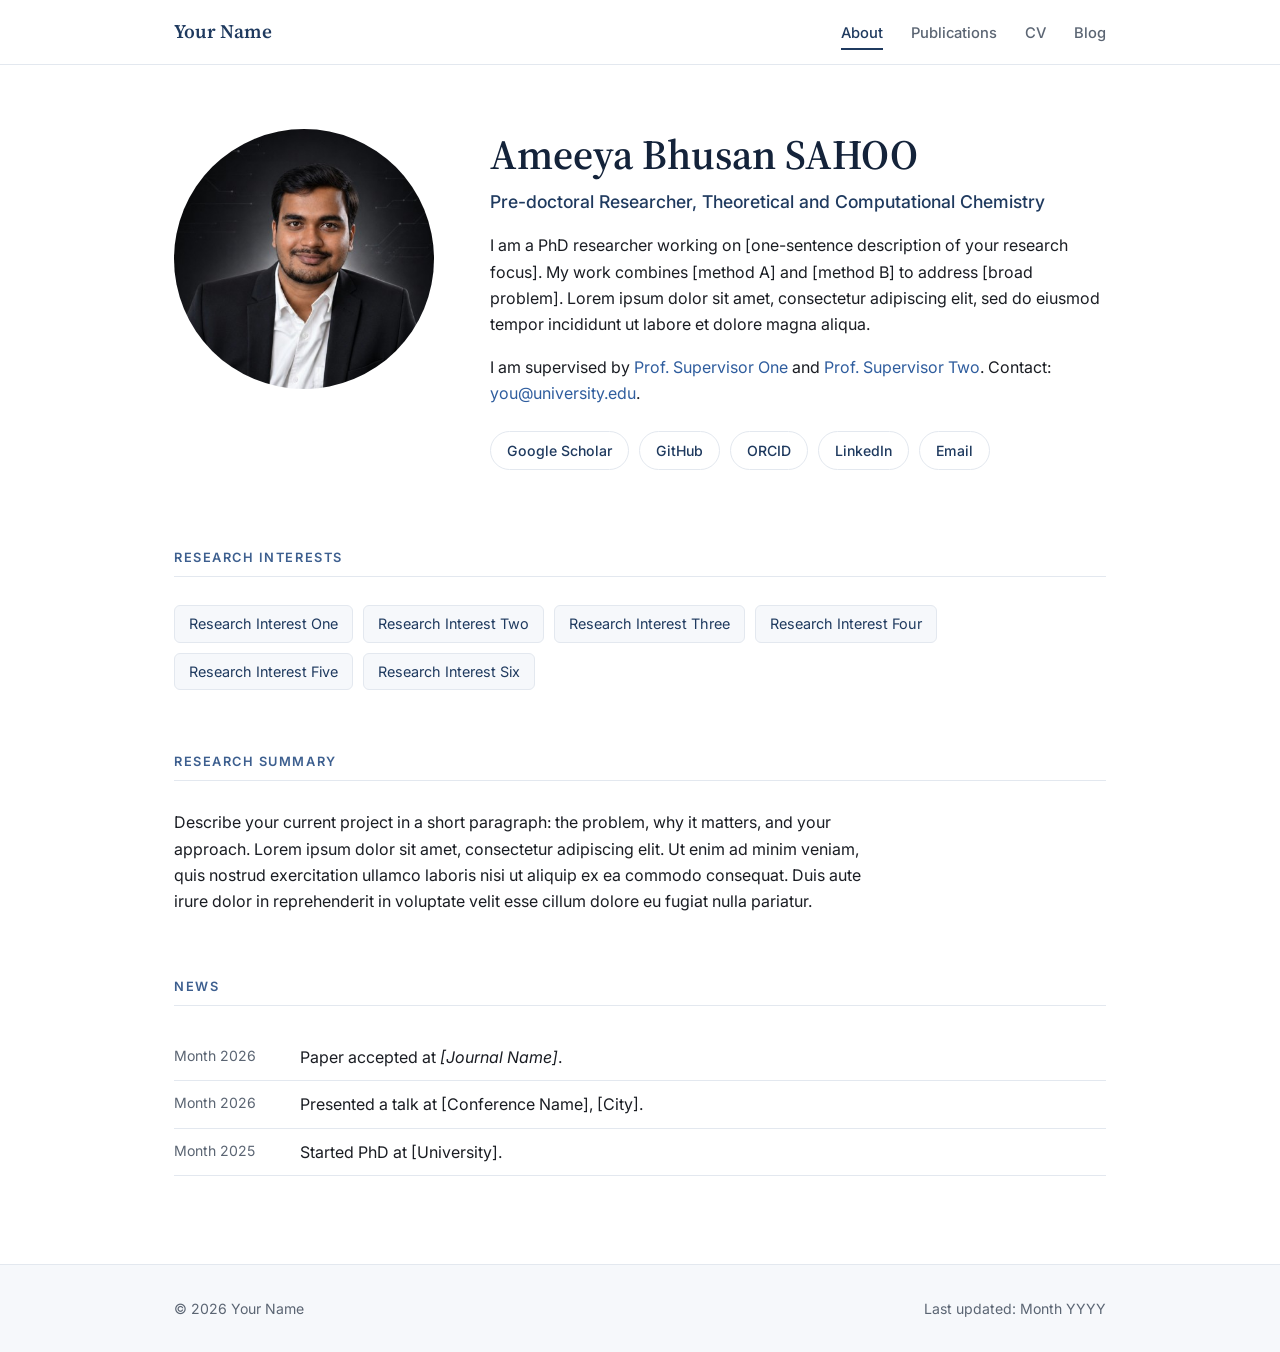
<file: index.html>
<!DOCTYPE html>
<html lang="en">
<head>
  <meta charset="utf-8">
  <meta name="viewport" content="width=device-width, initial-scale=1">
  <title>Ameeya Bhusan SAHOO — Pre-doctoral Researcher</title>
  <meta name="description" content="Academic homepage of Your Name, PhD researcher in [Your Field].">
  <link rel="preconnect" href="https://fonts.googleapis.com">
  <link rel="preconnect" href="https://fonts.gstatic.com" crossorigin>
  <link href="https://fonts.googleapis.com/css2?family=Inter:wght@400;500;600&family=Source+Serif+4:ital,opsz,wght@0,8..60,400;0,8..60,600;1,8..60,400&display=swap" rel="stylesheet">
  <link rel="stylesheet" href="css/style.css">
  <link rel="icon" type="image/svg+xml" href="profile.jpeg">
</head>
<body>

<header class="site-header">
  <div class="container nav">
    <a class="brand" href="index.html">Your Name</a>
    <button class="nav-toggle" aria-label="Toggle menu" aria-expanded="false">&#9776;</button>
    <ul class="nav-links">
      <li><a class="active" href="index.html">About</a></li>
      <li><a href="publications.html">Publications</a></li>
      <li><a href="cv.html">CV</a></li>
      <li><a href="blog.html">Blog</a></li>
    </ul>
  </div>
</header>

<main>
  <div class="container">

    <!-- ===== HERO ===== -->
    <section class="hero">
      <div class="portrait">
        <img src="profile.jpeg" alt="Ameeya">
      </div>
      <div>
        <h1>Ameeya Bhusan SAHOO</h1>
        <p class="role">Pre-doctoral Researcher, Theoretical and Computational Chemistry</p>

        <p>
          I am a PhD researcher working on [one-sentence description of your research
          focus]. My work combines [method A] and [method B] to address
          [broad problem]. Lorem ipsum dolor sit amet, consectetur adipiscing elit,
          sed do eiusmod tempor incididunt ut labore et dolore magna aliqua.
        </p>
        <p>
          I am supervised by <a href="#">Prof. Supervisor One</a> and
          <a href="#">Prof. Supervisor Two</a>. Contact:
          <a href="mailto:you@university.edu">you@university.edu</a>.
        </p>

        <ul class="social">
          <li><a href="https://scholar.google.com/citations?user=YOUR_ID" target="_blank" rel="noopener">Google Scholar</a></li>
          <li><a href="https://github.com/your-username" target="_blank" rel="noopener">GitHub</a></li>
          <li><a href="https://orcid.org/0000-0000-0000-0000" target="_blank" rel="noopener">ORCID</a></li>
          <li><a href="https://www.linkedin.com/in/your-profile" target="_blank" rel="noopener">LinkedIn</a></li>
          <li><a href="mailto:you@university.edu">Email</a></li>
        </ul>
      </div>
    </section>

    <!-- ===== RESEARCH INTERESTS ===== -->
    <section class="section">
      <h2 class="section-title">Research Interests</h2>
      <ul class="tags">
        <li>Research Interest One</li>
        <li>Research Interest Two</li>
        <li>Research Interest Three</li>
        <li>Research Interest Four</li>
        <li>Research Interest Five</li>
        <li>Research Interest Six</li>
      </ul>
    </section>

    <!-- ===== RESEARCH SUMMARY ===== -->
    <section class="section">
      <h2 class="section-title">Research Summary</h2>
      <p style="max-width:70ch">
        Describe your current project in a short paragraph: the problem, why it matters,
        and your approach. Lorem ipsum dolor sit amet, consectetur adipiscing elit. Ut enim
        ad minim veniam, quis nostrud exercitation ullamco laboris nisi ut aliquip ex ea
        commodo consequat. Duis aute irure dolor in reprehenderit in voluptate velit esse
        cillum dolore eu fugiat nulla pariatur.
      </p>
    </section>

    <!-- ===== NEWS ===== -->
    <section class="section">
      <h2 class="section-title">News</h2>
      <ul class="news">
        <li><time>Month 2026</time><span>Paper accepted at <em>[Journal Name]</em>.</span></li>
        <li><time>Month 2026</time><span>Presented a talk at [Conference Name], [City].</span></li>
        <li><time>Month 2025</time><span>Started PhD at [University].</span></li>
      </ul>
    </section>

  </div>
</main>

<footer class="site-footer">
  <div class="container">
    <span>&copy; <span id="year">2026</span> Your Name</span>
    <span>Last updated: Month YYYY</span>
  </div>
</footer>

<script src="js/main.js"></script>
</body>
</html>
</file>
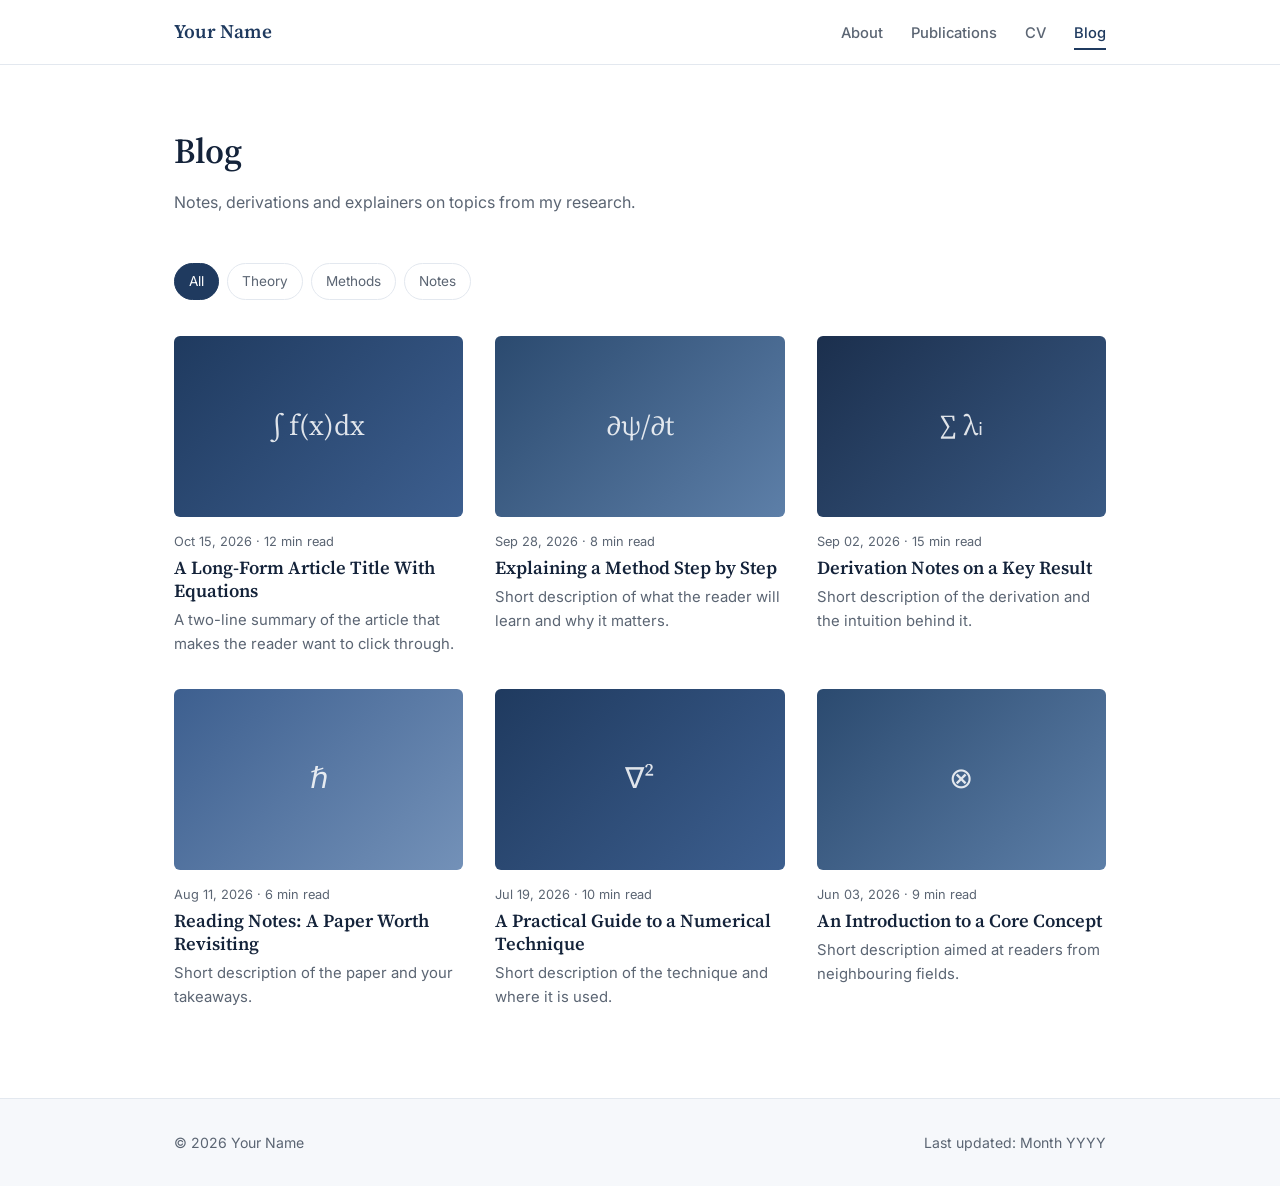
<file: blog.html>
<!DOCTYPE html>
<html lang="en">
<head>
  <meta charset="utf-8">
  <meta name="viewport" content="width=device-width, initial-scale=1">
  <title>Blog — Your Name</title>
  <link rel="preconnect" href="https://fonts.googleapis.com">
  <link rel="preconnect" href="https://fonts.gstatic.com" crossorigin>
  <link href="https://fonts.googleapis.com/css2?family=Inter:wght@400;500;600&family=Source+Serif+4:ital,opsz,wght@0,8..60,400;0,8..60,600;1,8..60,400&display=swap" rel="stylesheet">
  <link rel="stylesheet" href="css/style.css">
  <link rel="icon" type="image/svg+xml" href="favicon.svg">
</head>
<body>

<header class="site-header">
  <div class="container nav">
    <a class="brand" href="index.html">Your Name</a>
    <button class="nav-toggle" aria-label="Toggle menu" aria-expanded="false">&#9776;</button>
    <ul class="nav-links">
      <li><a href="index.html">About</a></li>
      <li><a href="publications.html">Publications</a></li>
      <li><a href="cv.html">CV</a></li>
      <li><a class="active" href="blog.html">Blog</a></li>
    </ul>
  </div>
</header>

<main>
  <div class="container">
    <h1 class="page-title">Blog</h1>
    <p class="page-lede">Notes, derivations and explainers on topics from my research.</p>

    <div class="filters">
      <button class="on" data-tag="all">All</button>
      <button data-tag="theory">Theory</button>
      <button data-tag="methods">Methods</button>
      <button data-tag="notes">Notes</button>
    </div>

    <!--
      To add a post: copy one <a class="card"> block.
      - href: the article page (duplicate article.html, e.g. my-post.html)
      - data-tags: space-separated tags matching the filter buttons
      - thumbnail: replace the placeholder text inside .thumb with
        <img src="img/my-thumb.jpg" alt="">
    -->
    <div class="grid">

      <a class="card" href="article.html" data-tags="theory">
        <div class="thumb">&#8747; f(x)dx</div>
        <div class="card-meta">Oct 15, 2026 &middot; 12 min read</div>
        <h3>A Long-Form Article Title With Equations</h3>
        <p>A two-line summary of the article that makes the reader want to click through.</p>
      </a>

      <a class="card" href="article.html" data-tags="methods">
        <div class="thumb t2">&#8706;&#968;/&#8706;t</div>
        <div class="card-meta">Sep 28, 2026 &middot; 8 min read</div>
        <h3>Explaining a Method Step by Step</h3>
        <p>Short description of what the reader will learn and why it matters.</p>
      </a>

      <a class="card" href="article.html" data-tags="theory notes">
        <div class="thumb t3">&#8721; &#955;&#7522;</div>
        <div class="card-meta">Sep 02, 2026 &middot; 15 min read</div>
        <h3>Derivation Notes on a Key Result</h3>
        <p>Short description of the derivation and the intuition behind it.</p>
      </a>

      <a class="card" href="article.html" data-tags="notes">
        <div class="thumb t4">&#8463;</div>
        <div class="card-meta">Aug 11, 2026 &middot; 6 min read</div>
        <h3>Reading Notes: A Paper Worth Revisiting</h3>
        <p>Short description of the paper and your takeaways.</p>
      </a>

      <a class="card" href="article.html" data-tags="methods">
        <div class="thumb">&#8711;&#178;</div>
        <div class="card-meta">Jul 19, 2026 &middot; 10 min read</div>
        <h3>A Practical Guide to a Numerical Technique</h3>
        <p>Short description of the technique and where it is used.</p>
      </a>

      <a class="card" href="article.html" data-tags="theory">
        <div class="thumb t2">&#8855;</div>
        <div class="card-meta">Jun 03, 2026 &middot; 9 min read</div>
        <h3>An Introduction to a Core Concept</h3>
        <p>Short description aimed at readers from neighbouring fields.</p>
      </a>

    </div>
  </div>
</main>

<footer class="site-footer">
  <div class="container">
    <span>&copy; <span id="year">2026</span> Your Name</span>
    <span>Last updated: Month YYYY</span>
  </div>
</footer>

<script src="js/main.js"></script>
</body>
</html>
</file>
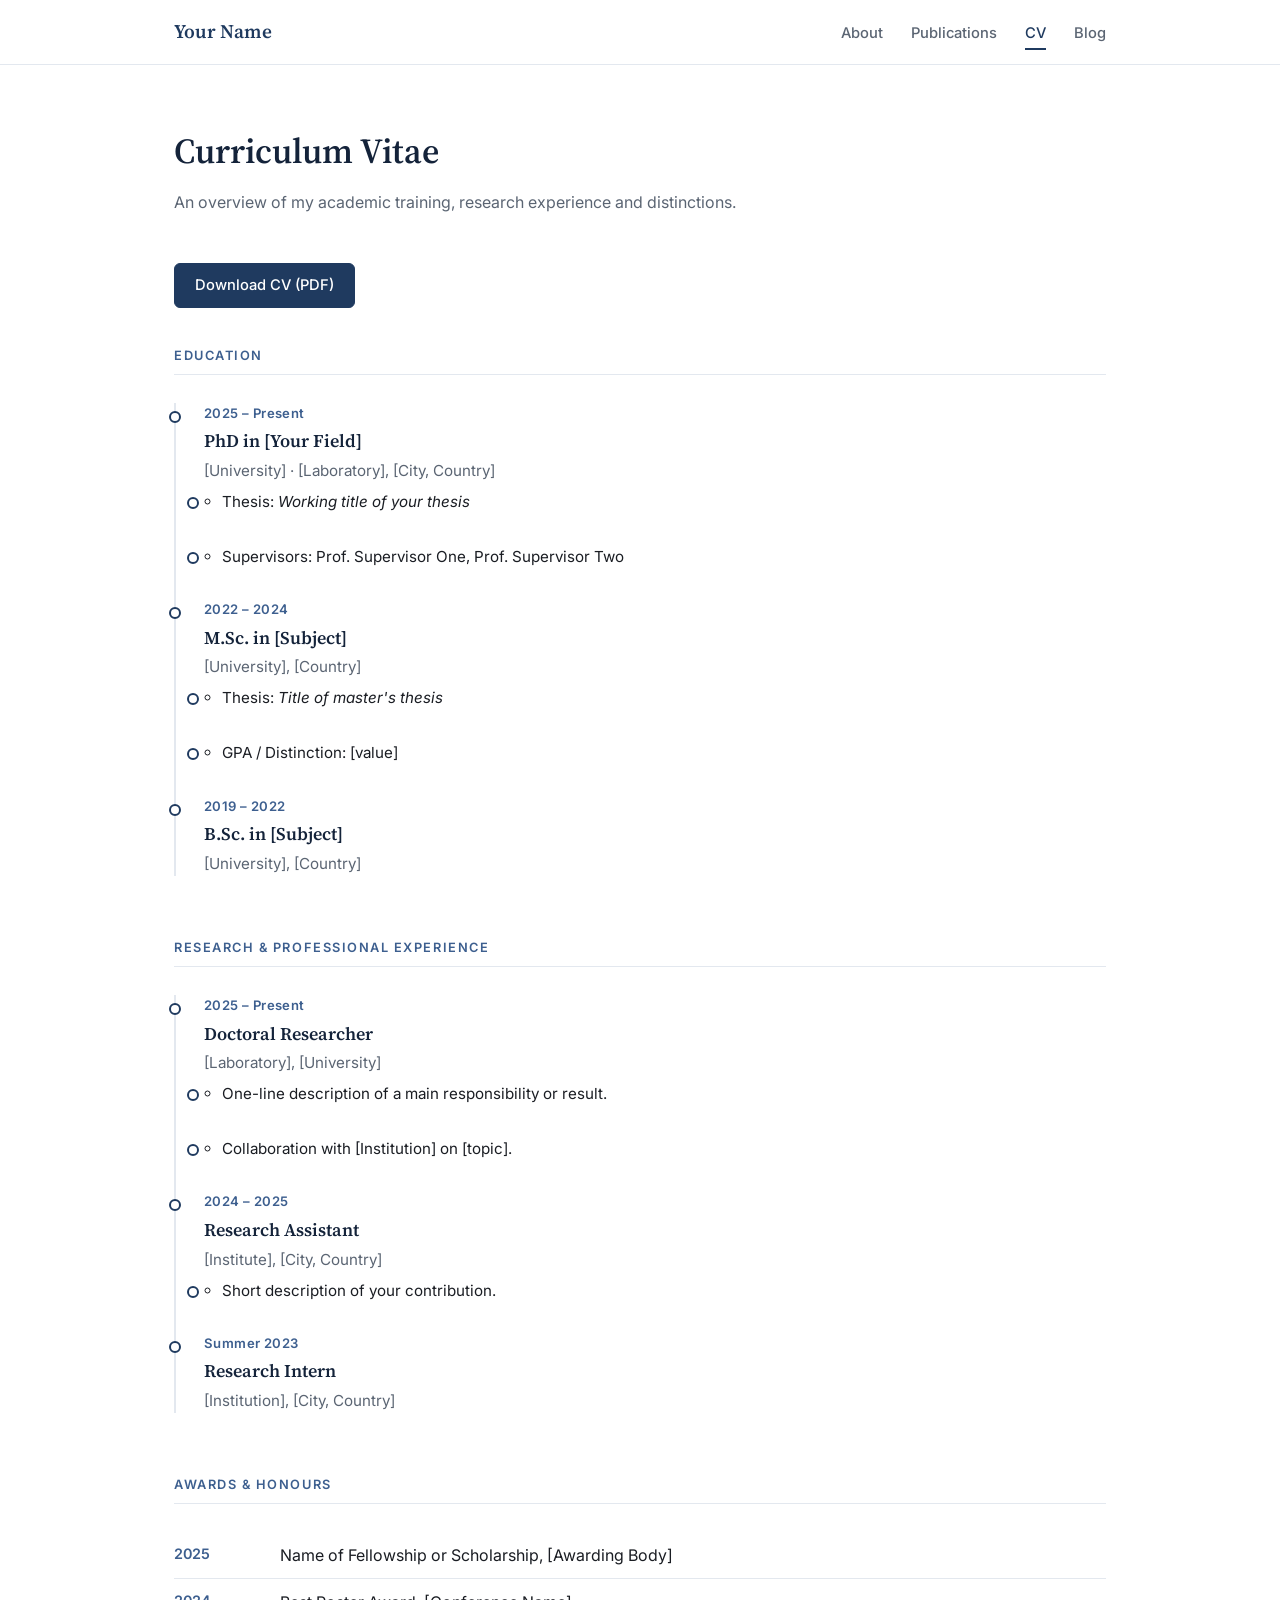
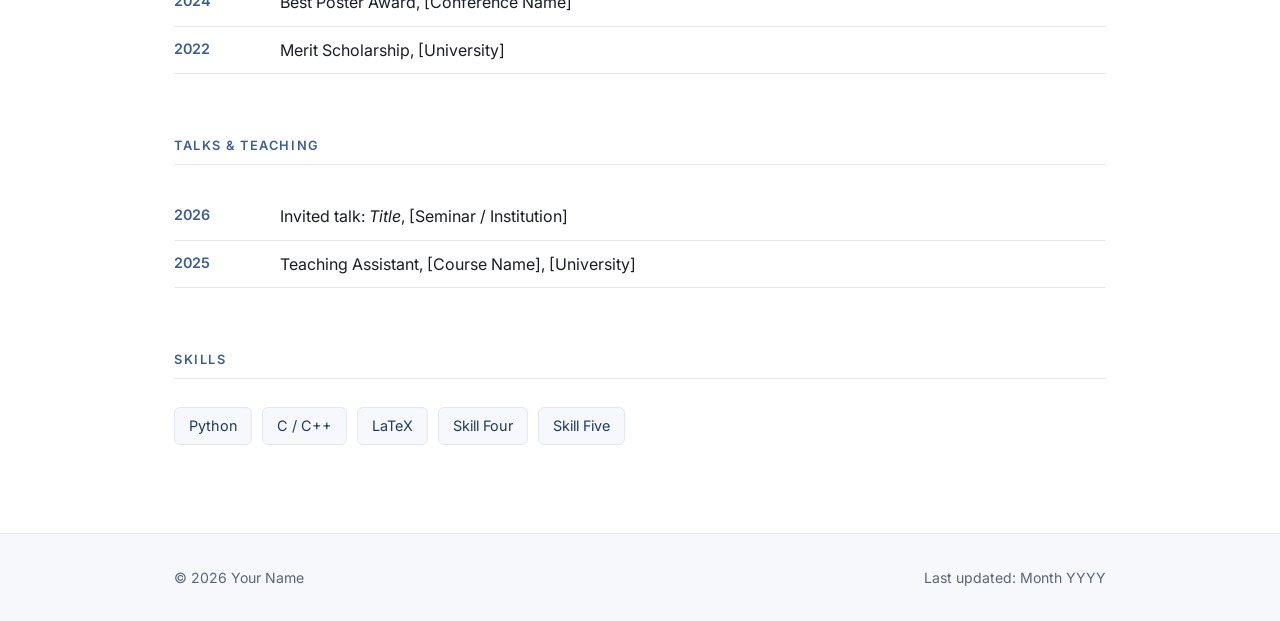
<file: cv.html>
<!DOCTYPE html>
<html lang="en">
<head>
  <meta charset="utf-8">
  <meta name="viewport" content="width=device-width, initial-scale=1">
  <title>CV — Your Name</title>
  <link rel="preconnect" href="https://fonts.googleapis.com">
  <link rel="preconnect" href="https://fonts.gstatic.com" crossorigin>
  <link href="https://fonts.googleapis.com/css2?family=Inter:wght@400;500;600&family=Source+Serif+4:ital,opsz,wght@0,8..60,400;0,8..60,600;1,8..60,400&display=swap" rel="stylesheet">
  <link rel="stylesheet" href="css/style.css">
  <link rel="icon" type="image/svg+xml" href="favicon.svg">
</head>
<body>

<header class="site-header">
  <div class="container nav">
    <a class="brand" href="index.html">Your Name</a>
    <button class="nav-toggle" aria-label="Toggle menu" aria-expanded="false">&#9776;</button>
    <ul class="nav-links">
      <li><a href="index.html">About</a></li>
      <li><a href="publications.html">Publications</a></li>
      <li><a class="active" href="cv.html">CV</a></li>
      <li><a href="blog.html">Blog</a></li>
    </ul>
  </div>
</header>

<main>
  <div class="container">
    <h1 class="page-title">Curriculum Vitae</h1>
    <p class="page-lede">An overview of my academic training, research experience and distinctions.</p>
    <div class="cv-actions"><a class="btn" href="files/cv.pdf">Download CV (PDF)</a></div>

    <!-- To add an entry: copy one <li> and paste it in the right list. Newest first. -->

    <section class="section" style="margin-top:0">
      <h2 class="section-title">Education</h2>
      <ul class="timeline">
        <li>
          <div class="tl-date">2025 &ndash; Present</div>
          <div class="tl-title">PhD in [Your Field]</div>
          <p class="tl-org">[University] &middot; [Laboratory], [City, Country]</p>
          <ul>
            <li>Thesis: <em>Working title of your thesis</em></li>
            <li>Supervisors: Prof. Supervisor One, Prof. Supervisor Two</li>
          </ul>
        </li>
        <li>
          <div class="tl-date">2022 &ndash; 2024</div>
          <div class="tl-title">M.Sc. in [Subject]</div>
          <p class="tl-org">[University], [Country]</p>
          <ul>
            <li>Thesis: <em>Title of master's thesis</em></li>
            <li>GPA / Distinction: [value]</li>
          </ul>
        </li>
        <li>
          <div class="tl-date">2019 &ndash; 2022</div>
          <div class="tl-title">B.Sc. in [Subject]</div>
          <p class="tl-org">[University], [Country]</p>
        </li>
      </ul>
    </section>

    <section class="section">
      <h2 class="section-title">Research &amp; Professional Experience</h2>
      <ul class="timeline">
        <li>
          <div class="tl-date">2025 &ndash; Present</div>
          <div class="tl-title">Doctoral Researcher</div>
          <p class="tl-org">[Laboratory], [University]</p>
          <ul>
            <li>One-line description of a main responsibility or result.</li>
            <li>Collaboration with [Institution] on [topic].</li>
          </ul>
        </li>
        <li>
          <div class="tl-date">2024 &ndash; 2025</div>
          <div class="tl-title">Research Assistant</div>
          <p class="tl-org">[Institute], [City, Country]</p>
          <ul>
            <li>Short description of your contribution.</li>
          </ul>
        </li>
        <li>
          <div class="tl-date">Summer 2023</div>
          <div class="tl-title">Research Intern</div>
          <p class="tl-org">[Institution], [City, Country]</p>
        </li>
      </ul>
    </section>

    <section class="section">
      <h2 class="section-title">Awards &amp; Honours</h2>
      <ul class="award-list">
        <li><span class="yr">2025</span><span>Name of Fellowship or Scholarship, [Awarding Body]</span></li>
        <li><span class="yr">2024</span><span>Best Poster Award, [Conference Name]</span></li>
        <li><span class="yr">2022</span><span>Merit Scholarship, [University]</span></li>
      </ul>
    </section>

    <section class="section">
      <h2 class="section-title">Talks &amp; Teaching</h2>
      <ul class="award-list">
        <li><span class="yr">2026</span><span>Invited talk: <em>Title</em>, [Seminar / Institution]</span></li>
        <li><span class="yr">2025</span><span>Teaching Assistant, [Course Name], [University]</span></li>
      </ul>
    </section>

    <section class="section">
      <h2 class="section-title">Skills</h2>
      <ul class="tags">
        <li>Python</li><li>C / C++</li><li>LaTeX</li><li>Skill Four</li><li>Skill Five</li>
      </ul>
    </section>

  </div>
</main>

<footer class="site-footer">
  <div class="container">
    <span>&copy; <span id="year">2026</span> Your Name</span>
    <span>Last updated: Month YYYY</span>
  </div>
</footer>

<script src="js/main.js"></script>
</body>
</html>
</file>
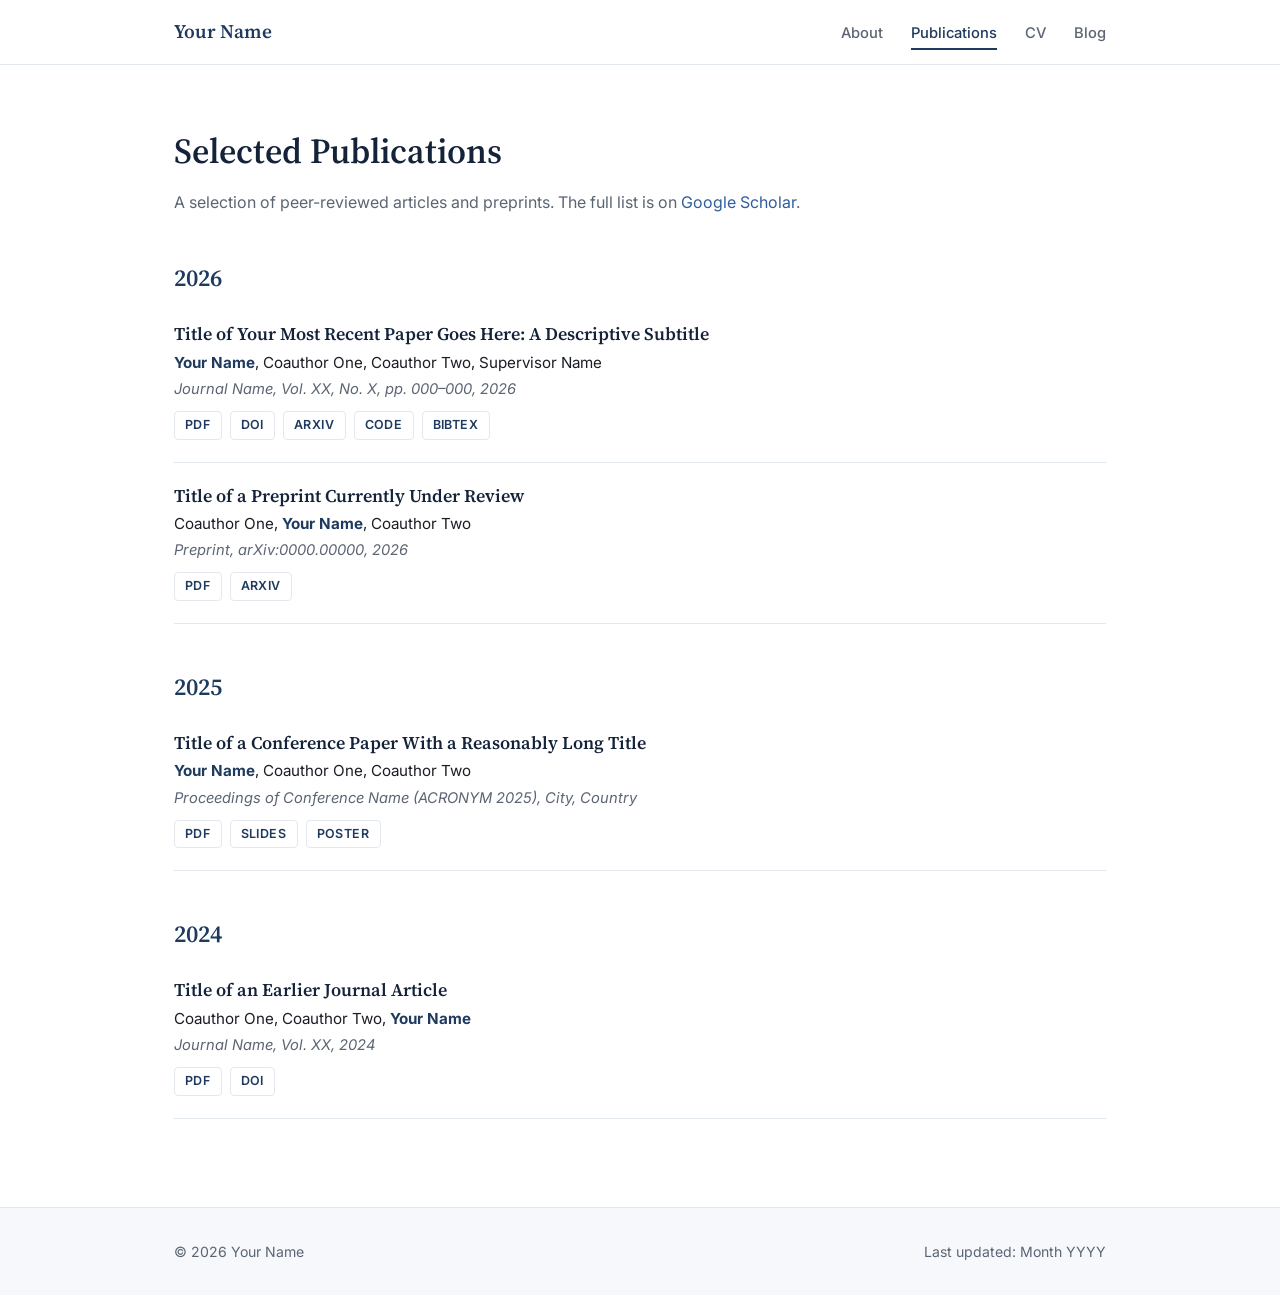
<file: publications.html>
<!DOCTYPE html>
<html lang="en">
<head>
  <meta charset="utf-8">
  <meta name="viewport" content="width=device-width, initial-scale=1">
  <title>Publications — Your Name</title>
  <link rel="preconnect" href="https://fonts.googleapis.com">
  <link rel="preconnect" href="https://fonts.gstatic.com" crossorigin>
  <link href="https://fonts.googleapis.com/css2?family=Inter:wght@400;500;600&family=Source+Serif+4:ital,opsz,wght@0,8..60,400;0,8..60,600;1,8..60,400&display=swap" rel="stylesheet">
  <link rel="stylesheet" href="css/style.css">
  <link rel="icon" type="image/svg+xml" href="favicon.svg">
</head>
<body>

<header class="site-header">
  <div class="container nav">
    <a class="brand" href="index.html">Your Name</a>
    <button class="nav-toggle" aria-label="Toggle menu" aria-expanded="false">&#9776;</button>
    <ul class="nav-links">
      <li><a href="index.html">About</a></li>
      <li><a class="active" href="publications.html">Publications</a></li>
      <li><a href="cv.html">CV</a></li>
      <li><a href="blog.html">Blog</a></li>
    </ul>
  </div>
</header>

<main>
  <div class="container">
    <h1 class="page-title">Selected Publications</h1>
    <p class="page-lede">
      A selection of peer-reviewed articles and preprints. The full list is on
      <a href="https://scholar.google.com/citations?user=YOUR_ID" target="_blank" rel="noopener">Google Scholar</a>.
    </p>

    <!-- To add a paper: copy one <article class="pub"> block and paste it under the right year. -->

    <h2 class="pub-year">2026</h2>

    <article class="pub">
      <h3 class="pub-title">Title of Your Most Recent Paper Goes Here: A Descriptive Subtitle</h3>
      <p class="pub-authors"><strong>Your Name</strong>, Coauthor One, Coauthor Two, Supervisor Name</p>
      <p class="pub-venue">Journal Name, Vol. XX, No. X, pp. 000&ndash;000, 2026</p>
      <div class="pub-links">
        <a href="#">PDF</a>
        <a href="#">DOI</a>
        <a href="#">arXiv</a>
        <a href="#">Code</a>
        <a href="#">BibTeX</a>
      </div>
    </article>

    <article class="pub">
      <h3 class="pub-title">Title of a Preprint Currently Under Review</h3>
      <p class="pub-authors">Coauthor One, <strong>Your Name</strong>, Coauthor Two</p>
      <p class="pub-venue">Preprint, arXiv:0000.00000, 2026</p>
      <div class="pub-links">
        <a href="#">PDF</a>
        <a href="#">arXiv</a>
      </div>
    </article>

    <h2 class="pub-year">2025</h2>

    <article class="pub">
      <h3 class="pub-title">Title of a Conference Paper With a Reasonably Long Title</h3>
      <p class="pub-authors"><strong>Your Name</strong>, Coauthor One, Coauthor Two</p>
      <p class="pub-venue">Proceedings of Conference Name (ACRONYM 2025), City, Country</p>
      <div class="pub-links">
        <a href="#">PDF</a>
        <a href="#">Slides</a>
        <a href="#">Poster</a>
      </div>
    </article>

    <h2 class="pub-year">2024</h2>

    <article class="pub">
      <h3 class="pub-title">Title of an Earlier Journal Article</h3>
      <p class="pub-authors">Coauthor One, Coauthor Two, <strong>Your Name</strong></p>
      <p class="pub-venue">Journal Name, Vol. XX, 2024</p>
      <div class="pub-links">
        <a href="#">PDF</a>
        <a href="#">DOI</a>
      </div>
    </article>

  </div>
</main>

<footer class="site-footer">
  <div class="container">
    <span>&copy; <span id="year">2026</span> Your Name</span>
    <span>Last updated: Month YYYY</span>
  </div>
</footer>

<script src="js/main.js"></script>
</body>
</html>
</file>
<file: css/style.css>
/* ==========================================================
   Academic site stylesheet
   Edit the variables below to re-theme the whole site.
   ========================================================== */

:root {
  --slate-900: #14233a;
  --slate-700: #1f3a5f;   /* primary: deep slate blue */
  --slate-500: #3d5f8f;
  --accent:    #2f5d9e;
  --ink:       #1a1d23;   /* body text */
  --muted:     #5b6573;
  --line:      #e3e8ef;
  --soft:      #f6f8fb;
  --bg:        #ffffff;

  --font-sans:  "Inter", -apple-system, "Segoe UI", Roboto, Helvetica, Arial, sans-serif;
  --font-serif: "Source Serif 4", Georgia, "Times New Roman", serif;

  --maxw: 980px;
  --readw: 700px;
  --radius: 6px;
}

*, *::before, *::after { box-sizing: border-box; }

html { scroll-behavior: smooth; -webkit-text-size-adjust: 100%; }

body {
  margin: 0;
  background: var(--bg);
  color: var(--ink);
  font-family: var(--font-sans);
  font-size: 16px;
  line-height: 1.65;
  -webkit-font-smoothing: antialiased;
}

img, video, iframe { max-width: 100%; display: block; }

a {
  color: var(--accent);
  text-decoration: none;
  border-bottom: 1px solid transparent;
  transition: border-color .15s, color .15s;
}
a:hover { border-bottom-color: currentColor; }

h1, h2, h3, h4 {
  font-family: var(--font-serif);
  color: var(--slate-900);
  line-height: 1.25;
  font-weight: 600;
  margin: 0 0 .5em;
}

.container { max-width: var(--maxw); margin: 0 auto; padding: 0 24px; }

/* ---------- Header / Nav ---------- */
.site-header {
  position: sticky; top: 0; z-index: 50;
  background: rgba(255,255,255,.94);
  backdrop-filter: saturate(160%) blur(8px);
  border-bottom: 1px solid var(--line);
}
.nav {
  display: flex; align-items: center; justify-content: space-between;
  height: 64px;
}
.brand {
  font-family: var(--font-serif);
  font-size: 1.2rem; font-weight: 600;
  color: var(--slate-700); border: 0;
}
.brand:hover { border: 0; color: var(--slate-900); }

.nav-links { display: flex; gap: 28px; list-style: none; margin: 0; padding: 0; }
.nav-links a {
  color: var(--muted); font-size: .92rem; font-weight: 500;
  padding: 6px 0; border-bottom: 2px solid transparent;
}
.nav-links a:hover { color: var(--slate-700); border-bottom-color: var(--line); }
.nav-links a.active { color: var(--slate-700); border-bottom-color: var(--slate-700); }

.nav-toggle {
  display: none; background: none; border: 1px solid var(--line);
  border-radius: var(--radius); padding: 6px 10px; cursor: pointer;
  font-size: 1.1rem; color: var(--slate-700);
}

/* ---------- Layout helpers ---------- */
main { padding: 64px 0 88px; }
.page-title { font-size: 2.2rem; margin-bottom: .25em; }
.page-lede { color: var(--muted); max-width: 640px; margin-bottom: 48px; }

.section { margin-top: 64px; }
.section-title {
  font-size: .8rem; letter-spacing: .12em; text-transform: uppercase;
  font-family: var(--font-sans); font-weight: 600; color: var(--slate-500);
  border-bottom: 1px solid var(--line); padding-bottom: 10px; margin-bottom: 28px;
}

/* ---------- Home ---------- */
.hero {
  display: grid; grid-template-columns: 260px 1fr; gap: 56px; align-items: start;
}
.portrait {
  width: 260px; aspect-ratio: 1 / 1; border-radius: 50%;
  background: linear-gradient(135deg, var(--slate-700), var(--slate-500));
  display: flex; align-items: center; justify-content: center;
  color: #fff; font-family: var(--font-serif); font-size: 4rem;
  overflow: hidden;
}
.portrait img { width: 100%; height: 100%; object-fit: cover; }
.hero h1 { font-size: 2.6rem; margin-bottom: .15em; }
.hero .role { font-size: 1.1rem; color: var(--slate-700); font-weight: 500; margin: 0; }
.hero .affil { color: var(--muted); margin: 2px 0 20px; }
.hero p { max-width: 62ch; }

.social { display: flex; flex-wrap: wrap; gap: 10px; margin-top: 24px; padding: 0; list-style: none; }
.social a {
  display: inline-block; padding: 7px 16px; font-size: .88rem; font-weight: 500;
  border: 1px solid var(--line); border-radius: 999px; color: var(--slate-700);
  background: #fff;
}
.social a:hover { background: var(--slate-700); color: #fff; border-color: var(--slate-700); }

.tags { display: flex; flex-wrap: wrap; gap: 10px; list-style: none; padding: 0; margin: 0; }
.tags li {
  background: var(--soft); border: 1px solid var(--line); color: var(--slate-700);
  padding: 6px 14px; border-radius: var(--radius); font-size: .9rem;
}

.news { list-style: none; padding: 0; margin: 0; }
.news li { display: grid; grid-template-columns: 110px 1fr; gap: 16px; padding: 10px 0; border-bottom: 1px solid var(--line); }
.news time { color: var(--muted); font-size: .88rem; }

/* ---------- Publications ---------- */
.pub-year {
  font-family: var(--font-serif); font-size: 1.5rem; color: var(--slate-700);
  margin: 48px 0 8px;
}
.pub-year:first-of-type { margin-top: 0; }
.pub { padding: 22px 0; border-bottom: 1px solid var(--line); }
.pub-title { font-family: var(--font-serif); font-size: 1.12rem; font-weight: 600; color: var(--slate-900); margin: 0 0 4px; }
.pub-authors { margin: 0; font-size: .95rem; }
.pub-authors strong { color: var(--slate-700); }
.pub-venue { margin: 2px 0 10px; color: var(--muted); font-size: .92rem; font-style: italic; }
.pub-links { display: flex; gap: 8px; flex-wrap: wrap; }
.pub-links a {
  font-size: .78rem; font-weight: 600; letter-spacing: .04em; text-transform: uppercase;
  padding: 3px 10px; border: 1px solid var(--line); border-radius: 4px; color: var(--slate-700);
}
.pub-links a:hover { background: var(--slate-700); color: #fff; border-color: var(--slate-700); }

/* ---------- CV ---------- */
.cv-actions { margin-bottom: 40px; }
.btn {
  display: inline-block; padding: 9px 20px; background: var(--slate-700); color: #fff;
  border-radius: var(--radius); font-weight: 500; font-size: .92rem; border: 1px solid var(--slate-700);
}
.btn:hover { background: var(--slate-900); border-color: var(--slate-900); color: #fff; }

.timeline { position: relative; margin: 0; padding: 0 0 0 28px; list-style: none; border-left: 2px solid var(--line); }
.timeline li { position: relative; padding-bottom: 30px; }
.timeline li:last-child { padding-bottom: 0; }
.timeline li::before {
  content: ""; position: absolute; left: -35px; top: 8px; width: 12px; height: 12px;
  background: #fff; border: 2px solid var(--slate-700); border-radius: 50%;
}
.tl-date { font-size: .82rem; font-weight: 600; color: var(--slate-500); letter-spacing: .03em; }
.tl-title { font-family: var(--font-serif); font-size: 1.12rem; font-weight: 600; color: var(--slate-900); margin: 2px 0; }
.tl-org { color: var(--muted); font-size: .95rem; margin: 0 0 6px; }
.timeline ul { margin: 6px 0 0; padding-left: 18px; font-size: .95rem; }

.award-list { list-style: none; padding: 0; margin: 0; }
.award-list li { display: grid; grid-template-columns: 90px 1fr; gap: 16px; padding: 10px 0; border-bottom: 1px solid var(--line); }
.award-list .yr { color: var(--slate-500); font-weight: 600; font-size: .9rem; }

/* ---------- Blog grid ---------- */
.filters { display: flex; flex-wrap: wrap; gap: 8px; margin-bottom: 36px; }
.filters button {
  font: inherit; font-size: .85rem; padding: 6px 14px; cursor: pointer;
  background: #fff; border: 1px solid var(--line); border-radius: 999px; color: var(--muted);
}
.filters button:hover, .filters button.on { background: var(--slate-700); color: #fff; border-color: var(--slate-700); }

.grid { display: grid; grid-template-columns: repeat(3, 1fr); gap: 32px; }
.card { display: flex; flex-direction: column; border: 0; color: inherit; }
.card:hover { border: 0; }
.thumb {
  aspect-ratio: 16 / 10; border-radius: var(--radius); overflow: hidden;
  background: linear-gradient(135deg, var(--slate-700), var(--slate-500));
  display: flex; align-items: center; justify-content: center;
  color: rgba(255,255,255,.85); font-family: var(--font-serif); font-size: 1.8rem;
  transition: transform .2s, box-shadow .2s;
}
.thumb img { width: 100%; height: 100%; object-fit: cover; }
.card:hover .thumb { transform: translateY(-3px); box-shadow: 0 10px 24px rgba(20,35,58,.15); }
.t2 { background: linear-gradient(135deg, #2b4a6f, #5d7fa8); }
.t3 { background: linear-gradient(135deg, #1b2f4d, #3a5a84); }
.t4 { background: linear-gradient(135deg, #3d5f8f, #7391b8); }
.card-meta { font-size: .8rem; color: var(--muted); margin: 14px 0 4px; }
.card h3 { font-size: 1.15rem; margin: 0 0 6px; }
.card:hover h3 { color: var(--accent); }
.card p { font-size: .93rem; color: var(--muted); margin: 0; }

/* ---------- Article (long-form reading) ---------- */
.progress { position: fixed; top: 0; left: 0; height: 3px; width: 0; background: var(--accent); z-index: 100; }

.article-head { max-width: var(--readw); margin: 0 auto 40px; padding: 0 24px; }
.article-head .kicker { color: var(--slate-500); font-size: .8rem; letter-spacing: .12em; text-transform: uppercase; font-weight: 600; }
.article-head h1 { font-size: 2.6rem; margin: 10px 0 14px; }
.article-head .byline { color: var(--muted); font-size: .92rem; }

.article {
  max-width: var(--readw); margin: 0 auto; padding: 0 24px;
  font-family: var(--font-serif);
  font-size: 1.2rem;           /* ~19px */
  line-height: 1.8;
  color: #20242c;
  hyphens: auto;
}
.article p { margin: 0 0 1.4em; }
.article h2 { font-size: 1.75rem; margin: 2.2em 0 .6em; }
.article h3 { font-size: 1.32rem; margin: 1.8em 0 .5em; }
.article a { border-bottom: 1px solid rgba(47,93,158,.35); }
.article a:hover { border-bottom-color: var(--accent); }
.article ul, .article ol { margin: 0 0 1.4em; padding-left: 1.4em; }
.article li { margin-bottom: .4em; }

.article blockquote {
  margin: 1.8em 0; padding: .2em 0 .2em 1.4em;
  border-left: 3px solid var(--slate-500); color: var(--slate-700); font-style: italic;
}
.article code {
  font-family: ui-monospace, "SF Mono", Menlo, Consolas, monospace;
  font-size: .85em; background: var(--soft); padding: .1em .35em; border-radius: 4px;
}
.article pre {
  background: var(--slate-900); color: #e8eef7; padding: 20px 22px; border-radius: var(--radius);
  overflow-x: auto; font-size: .88rem; line-height: 1.6; margin: 1.8em 0;
}
.article pre code { background: none; padding: 0; color: inherit; font-size: inherit; }

.article figure { margin: 2.2em -60px; }
.article figure img, .figure-ph { width: 100%; border-radius: var(--radius); }
.figure-ph {
  aspect-ratio: 16 / 9; background: var(--soft); border: 1px dashed #c3cedd;
  display: flex; align-items: center; justify-content: center;
  color: var(--muted); font-family: var(--font-sans); font-size: .9rem;
}
.article figcaption {
  font-family: var(--font-sans); font-size: .85rem; color: var(--muted);
  margin: 10px 60px 0; line-height: 1.5;
}

.video { margin: 2.2em -60px; }
.video-frame {
  position: relative; aspect-ratio: 16 / 9; background: var(--slate-900);
  border-radius: var(--radius); overflow: hidden;
  display: flex; align-items: center; justify-content: center;
  color: #cfd9e8; font-family: var(--font-sans); font-size: .95rem;
}
.video-frame iframe, .video-frame video { position: absolute; inset: 0; width: 100%; height: 100%; border: 0; }

/* KaTeX display math: allow horizontal scroll rather than overflow */
.article .katex-display { margin: 1.5em 0; overflow-x: auto; overflow-y: hidden; padding: 4px 0; }
.article .katex { font-size: 1.08em; }

.references { font-size: 1rem; }
.references ol { padding-left: 1.4em; }
.article-foot {
  max-width: var(--readw); margin: 56px auto 0; padding: 28px 24px 0;
  border-top: 1px solid var(--line); display: flex; justify-content: space-between; font-size: .92rem;
}

/* ---------- Footer ---------- */
.site-footer { border-top: 1px solid var(--line); background: var(--soft); padding: 32px 0; color: var(--muted); font-size: .88rem; }
.site-footer .container { display: flex; justify-content: space-between; flex-wrap: wrap; gap: 12px; }

/* ---------- Responsive ---------- */
@media (max-width: 900px) {
  .grid { grid-template-columns: repeat(2, 1fr); }
  .article figure, .video { margin-left: 0; margin-right: 0; }
  .article figcaption { margin-left: 0; margin-right: 0; }
}
@media (max-width: 720px) {
  main { padding: 40px 0 64px; }
  .hero { grid-template-columns: 1fr; gap: 28px; }
  .portrait { width: 160px; }
  .hero h1, .article-head h1 { font-size: 2rem; }
  .grid { grid-template-columns: 1fr; }
  .article { font-size: 1.1rem; line-height: 1.75; }

  .nav-toggle { display: block; }
  .nav-links {
    display: none; position: absolute; top: 64px; left: 0; right: 0;
    flex-direction: column; gap: 0; background: #fff; border-bottom: 1px solid var(--line);
    padding: 8px 24px 16px;
  }
  .nav-links.open { display: flex; }
  .nav-links a { display: block; padding: 12px 0; border-bottom: 1px solid var(--line); }
  .news li, .award-list li { grid-template-columns: 1fr; gap: 2px; }
}

@media print {
  .site-header, .site-footer, .cv-actions, .progress { display: none; }
  main { padding: 0; }
}
</file>
